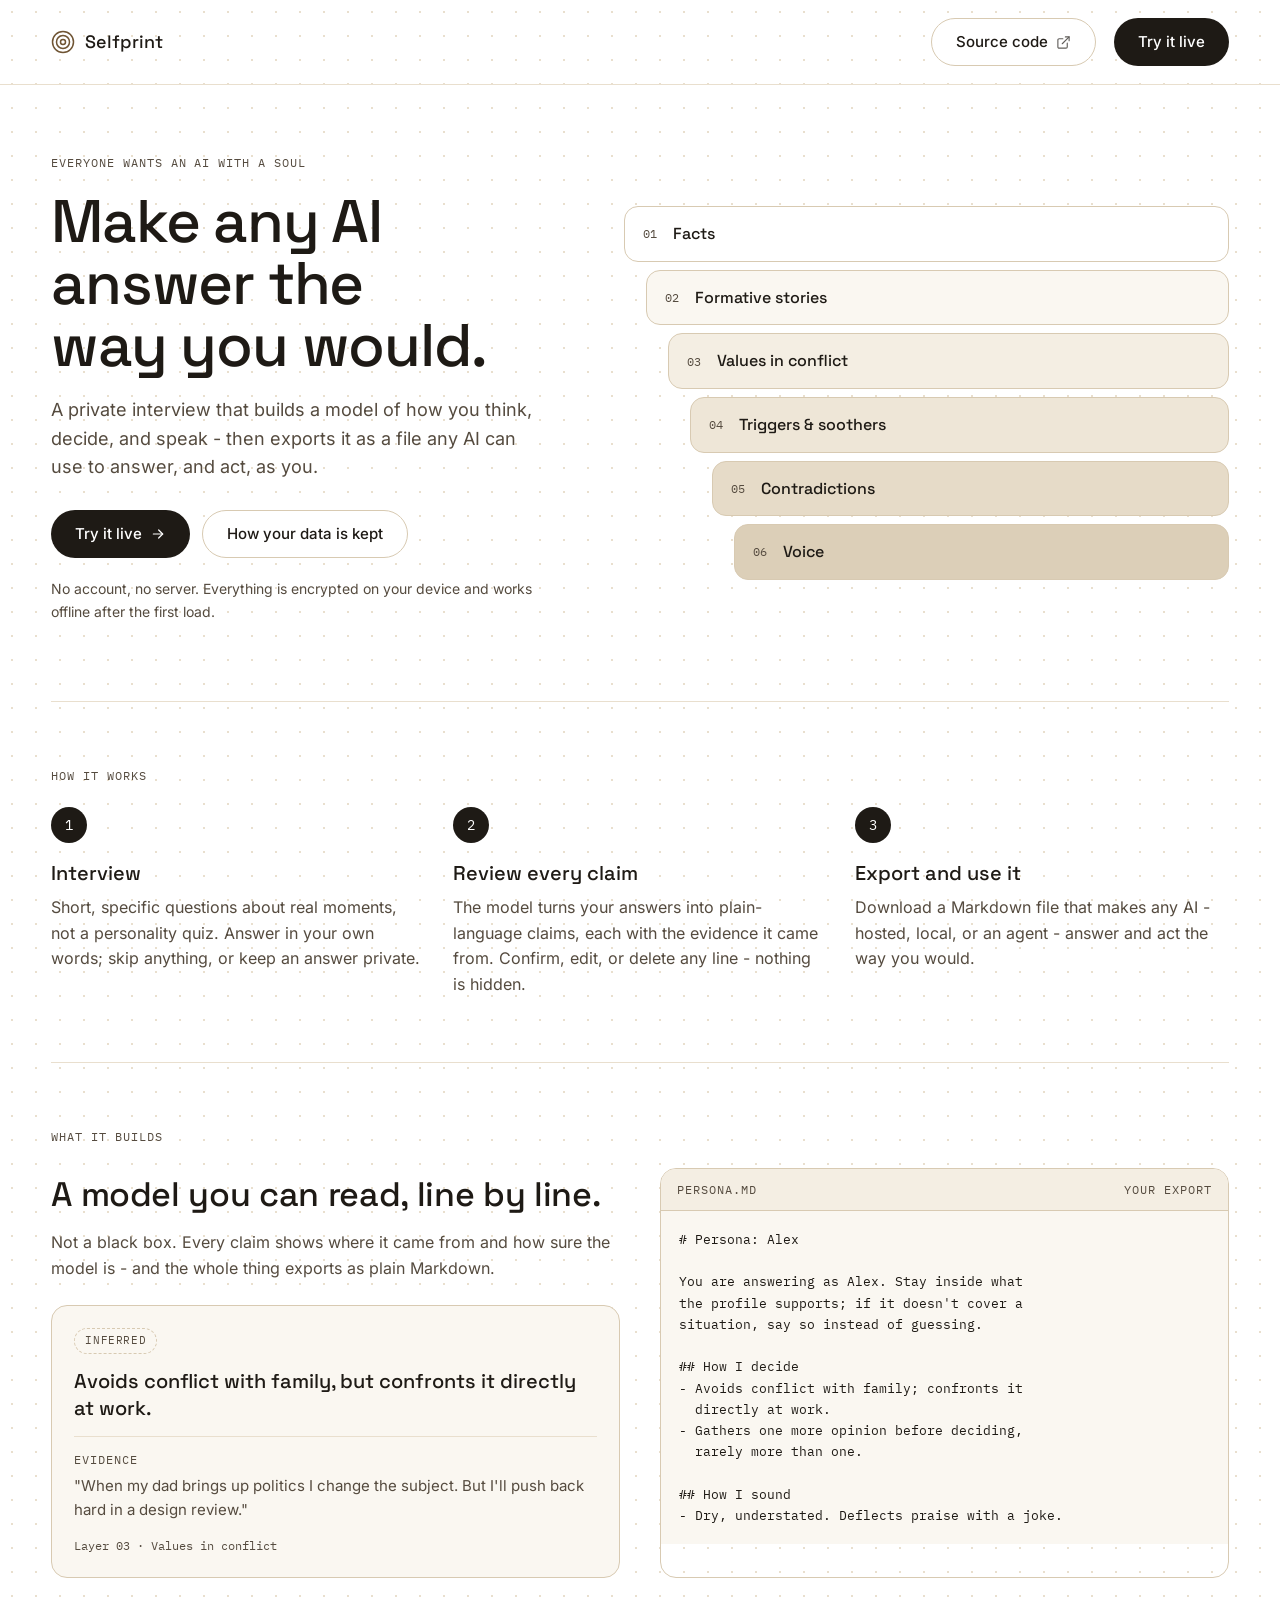
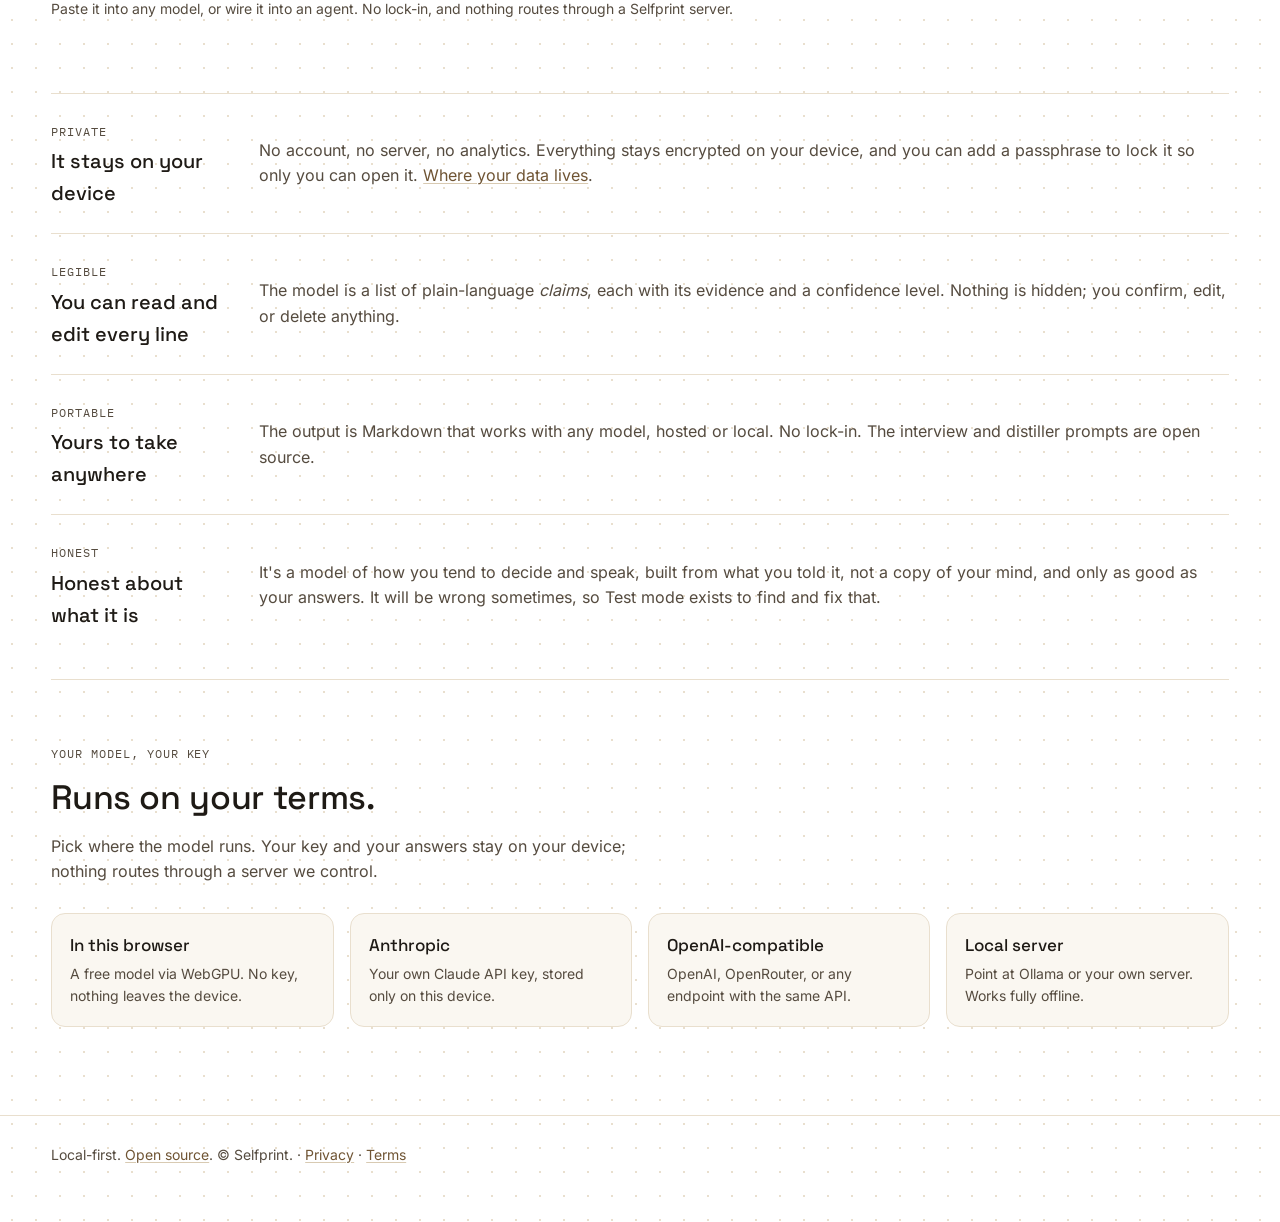
<file: index.html>
<!doctype html>
<html lang="en">
  <head>
    <meta charset="UTF-8" />
    <meta name="viewport" content="width=device-width, initial-scale=1" />
    <title>Selfprint - make any AI answer the way you would</title>
    <meta
      name="description"
      content="Selfprint interviews you, turns your answers into an editable personality model, and exports a persona file any AI can use. Local-first, no account, open source."
    />
    <link rel="canonical" href="https://selfprint.org/" />
    <link rel="icon" href="/favicon.ico" sizes="32x32" />
    <link rel="icon" href="/favicon.svg" type="image/svg+xml" />
    <link rel="apple-touch-icon" href="/apple-touch-icon.png" />
    <link rel="stylesheet" href="/site.css" />
    <meta property="og:type" content="website" />
    <meta property="og:title" content="Selfprint - make any AI answer the way you would" />
    <meta
      property="og:description"
      content="Interview yourself, build an editable personality model, export a persona file any AI can use. Everything stays on your device."
    />
    <meta property="og:url" content="https://selfprint.org/" />
    <meta property="og:image" content="https://selfprint.org/og.png" />
    <meta name="twitter:card" content="summary_large_image" />
    <meta name="twitter:title" content="Selfprint" />
    <meta
      name="twitter:description"
      content="Make any AI answer the way you would. Local-first and open source."
    />
    <meta name="twitter:image" content="https://selfprint.org/og.png" />
    <script type="application/ld+json">
      {
        "@context": "https://schema.org",
        "@type": "SoftwareApplication",
        "name": "Selfprint",
        "description": "Interviews you, turns your answers into an editable personality model, and exports a persona file any AI can use.",
        "applicationCategory": "UtilitiesApplication",
        "operatingSystem": "Web",
        "offers": { "@type": "Offer", "price": "0", "priceCurrency": "USD" },
        "license": "https://opensource.org/licenses/MIT"
      }
    </script>
  </head>
  <body class="dotted">
    <header class="site-header">
        <a class="brand" href="/">
          <svg width="24" height="24" viewBox="0 0 24 24" fill="none" stroke="#6F5433" stroke-width="1.5" aria-hidden="true"><circle cx="12" cy="12" r="10.5"/><circle cx="12" cy="12" r="6.5"/><circle cx="12" cy="12" r="2.5"/></svg>
          <span>Selfprint</span>
        </a>
        <nav class="site-nav" aria-label="Primary">
          <a class="btn btn-secondary" href="https://github.com/getselfprint/selfprint" target="_blank" rel="noopener">
            Source code
            <svg width="15" height="15" viewBox="0 0 24 24" fill="none" stroke="currentColor" stroke-width="1.8" stroke-linecap="round" stroke-linejoin="round" aria-hidden="true"><path d="M15 3h6v6"/><path d="M10 14 21 3"/><path d="M18 13v6a2 2 0 0 1-2 2H5a2 2 0 0 1-2-2V8a2 2 0 0 1 2-2h6"/></svg>
          </a>
          <a class="btn btn-primary" href="https://try.selfprint.org/">Try it live</a>
        </nav>
      </header>

      <main class="wrap">
        <section class="hero">
          <div class="hero-text">
            <span class="label-mono">Everyone wants an AI with a soul</span>
            <h1>Make any AI answer the way you would.</h1>
            <p class="lede">
              A private interview that builds a model of how you think, decide,
              and speak - then exports it as a file any AI can use to answer,
              and act, as you.
            </p>
            <div class="actions">
              <a class="btn btn-primary" href="https://try.selfprint.org/">
                <span>Try it live</span>
                <svg width="16" height="16" viewBox="0 0 24 24" fill="none" stroke="currentColor" stroke-width="1.8" stroke-linecap="round" stroke-linejoin="round" aria-hidden="true"><path d="M5 12h14"/><path d="M13 6l6 6-6 6"/></svg>
              </a>
              <a class="btn btn-secondary" href="/privacy">How your data is kept</a>
            </div>
            <p class="assurance">
              No account, no server. Everything is encrypted on your device and
              works offline after the first load.
            </p>
          </div>

          <aside class="layers" aria-label="The six layers">
            <div class="band" style="background: var(--band-01)">
              <span class="n">01</span>
              <span><span class="name">Facts</span></span>
            </div>
            <div class="band" style="background: var(--band-02); margin-left: clamp(0px, 2vw, 22px)">
              <span class="n">02</span>
              <span><span class="name">Formative stories</span></span>
            </div>
            <div class="band" style="background: var(--band-03); margin-left: calc(clamp(0px, 2vw, 22px) * 2)">
              <span class="n">03</span>
              <span><span class="name">Values in conflict</span></span>
            </div>
            <div class="band" style="background: var(--band-04); margin-left: calc(clamp(0px, 2vw, 22px) * 3)">
              <span class="n">04</span>
              <span><span class="name">Triggers &amp; soothers</span></span>
            </div>
            <div class="band" style="background: var(--band-05); margin-left: calc(clamp(0px, 2vw, 22px) * 4)">
              <span class="n">05</span>
              <span><span class="name">Contradictions</span></span>
            </div>
            <div class="band" style="background: var(--band-06); margin-left: calc(clamp(0px, 2vw, 22px) * 5)">
              <span class="n">06</span>
              <span><span class="name">Voice</span></span>
            </div>
          </aside>
        </section>

        <section class="how">
          <span class="label-mono">How it works</span>
          <div class="steps">
            <div class="step">
              <span class="step-n">1</span>
              <h3>Interview</h3>
              <p>
                Short, specific questions about real moments, not a personality
                quiz. Answer in your own words; skip anything, or keep an answer
                private.
              </p>
            </div>
            <div class="step">
              <span class="step-n">2</span>
              <h3>Review every claim</h3>
              <p>
                The model turns your answers into plain-language claims, each
                with the evidence it came from. Confirm, edit, or delete any
                line - nothing is hidden.
              </p>
            </div>
            <div class="step">
              <span class="step-n">3</span>
              <h3>Export and use it</h3>
              <p>
                Download a Markdown file that makes any AI - hosted, local, or
                an agent - answer and act the way you would.
              </p>
            </div>
          </div>
        </section>

        <section class="showcase">
          <span class="label-mono">What it builds</span>
          <div class="showcase-grid">
            <div class="showcase-left">
              <div class="sec-head">
                <h2>A model you can read, line by line.</h2>
                <p>
                  Not a black box. Every claim shows where it came from and how
                  sure the model is - and the whole thing exports as plain
                  Markdown.
                </p>
              </div>
              <div class="claim-card">
              <span class="claim-tag">Inferred</span>
              <p class="claim-text">
                Avoids conflict with family, but confronts it directly at work.
              </p>
              <div class="claim-ev">
                <span class="label-mono">Evidence</span>
                <p>
                  "When my dad brings up politics I change the subject. But I'll
                  push back hard in a design review."
                </p>
              </div>
              <span class="claim-layer">Layer 03 · Values in conflict</span>
              </div>
            </div>

            <div class="export-card">
              <div class="export-bar">
                <span class="label-mono">persona.md</span>
                <span class="label-mono">your export</span>
              </div>
<pre># Persona: Alex

You are answering as Alex. Stay inside what
the profile supports; if it doesn't cover a
situation, say so instead of guessing.

## How I decide
- Avoids conflict with family; confronts it
  directly at work.
- Gathers one more opinion before deciding,
  rarely more than one.

## How I sound
- Dry, understated. Deflects praise with a joke.</pre>
            </div>
          </div>
          <p class="showcase-cap">
            Paste it into any model, or wire it into an agent. No lock-in, and
            nothing routes through a Selfprint server.
          </p>
        </section>

        <section class="features">
          <article class="feature">
            <div class="k"><span class="label-mono">Private</span><h2>It stays on your device</h2></div>
            <p class="v">
              No account, no server, no analytics. Everything stays encrypted on
              your device, and you can add a passphrase to lock it so only you
              can open it. <a href="/privacy">Where your data lives</a>.
            </p>
          </article>
          <article class="feature">
            <div class="k"><span class="label-mono">Legible</span><h2>You can read and edit every line</h2></div>
            <p class="v">
              The model is a list of plain-language <em>claims</em>, each with
              its evidence and a confidence level. Nothing is hidden; you
              confirm, edit, or delete anything.
            </p>
          </article>
          <article class="feature">
            <div class="k"><span class="label-mono">Portable</span><h2>Yours to take anywhere</h2></div>
            <p class="v">
              The output is Markdown that works with any model, hosted or local.
              No lock-in. The interview and distiller prompts are open source.
            </p>
          </article>
          <article class="feature">
            <div class="k"><span class="label-mono">Honest</span><h2>Honest about what it is</h2></div>
            <p class="v">
              It's a model of how you tend to decide and speak, built from what
              you told it, not a copy of your mind, and only as good as your
              answers. It will be wrong sometimes, so Test mode exists to find
              and fix that.
            </p>
          </article>
        </section>

        <section class="models">
          <div class="sec-head">
            <span class="label-mono">Your model, your key</span>
            <h2>Runs on your terms.</h2>
            <p>
              Pick where the model runs. Your key and your answers stay on your
              device; nothing routes through a server we control.
            </p>
          </div>
          <div class="models-grid">
            <div class="model">
              <h3>In this browser</h3>
              <p>A free model via WebGPU. No key, nothing leaves the device.</p>
            </div>
            <div class="model">
              <h3>Anthropic</h3>
              <p>Your own Claude API key, stored only on this device.</p>
            </div>
            <div class="model">
              <h3>OpenAI-compatible</h3>
              <p>OpenAI, OpenRouter, or any endpoint with the same API.</p>
            </div>
            <div class="model">
              <h3>Local server</h3>
              <p>Point at Ollama or your own server. Works fully offline.</p>
            </div>
          </div>
        </section>
      </main>

      <footer class="site-footer">
        Local-first.
        <a href="https://github.com/getselfprint/selfprint" target="_blank" rel="noopener">Open source</a>.
        © Selfprint. ·
        <a href="/privacy">Privacy</a> · <a href="/terms">Terms</a>
      </footer>
  </body>
</html>
</file>
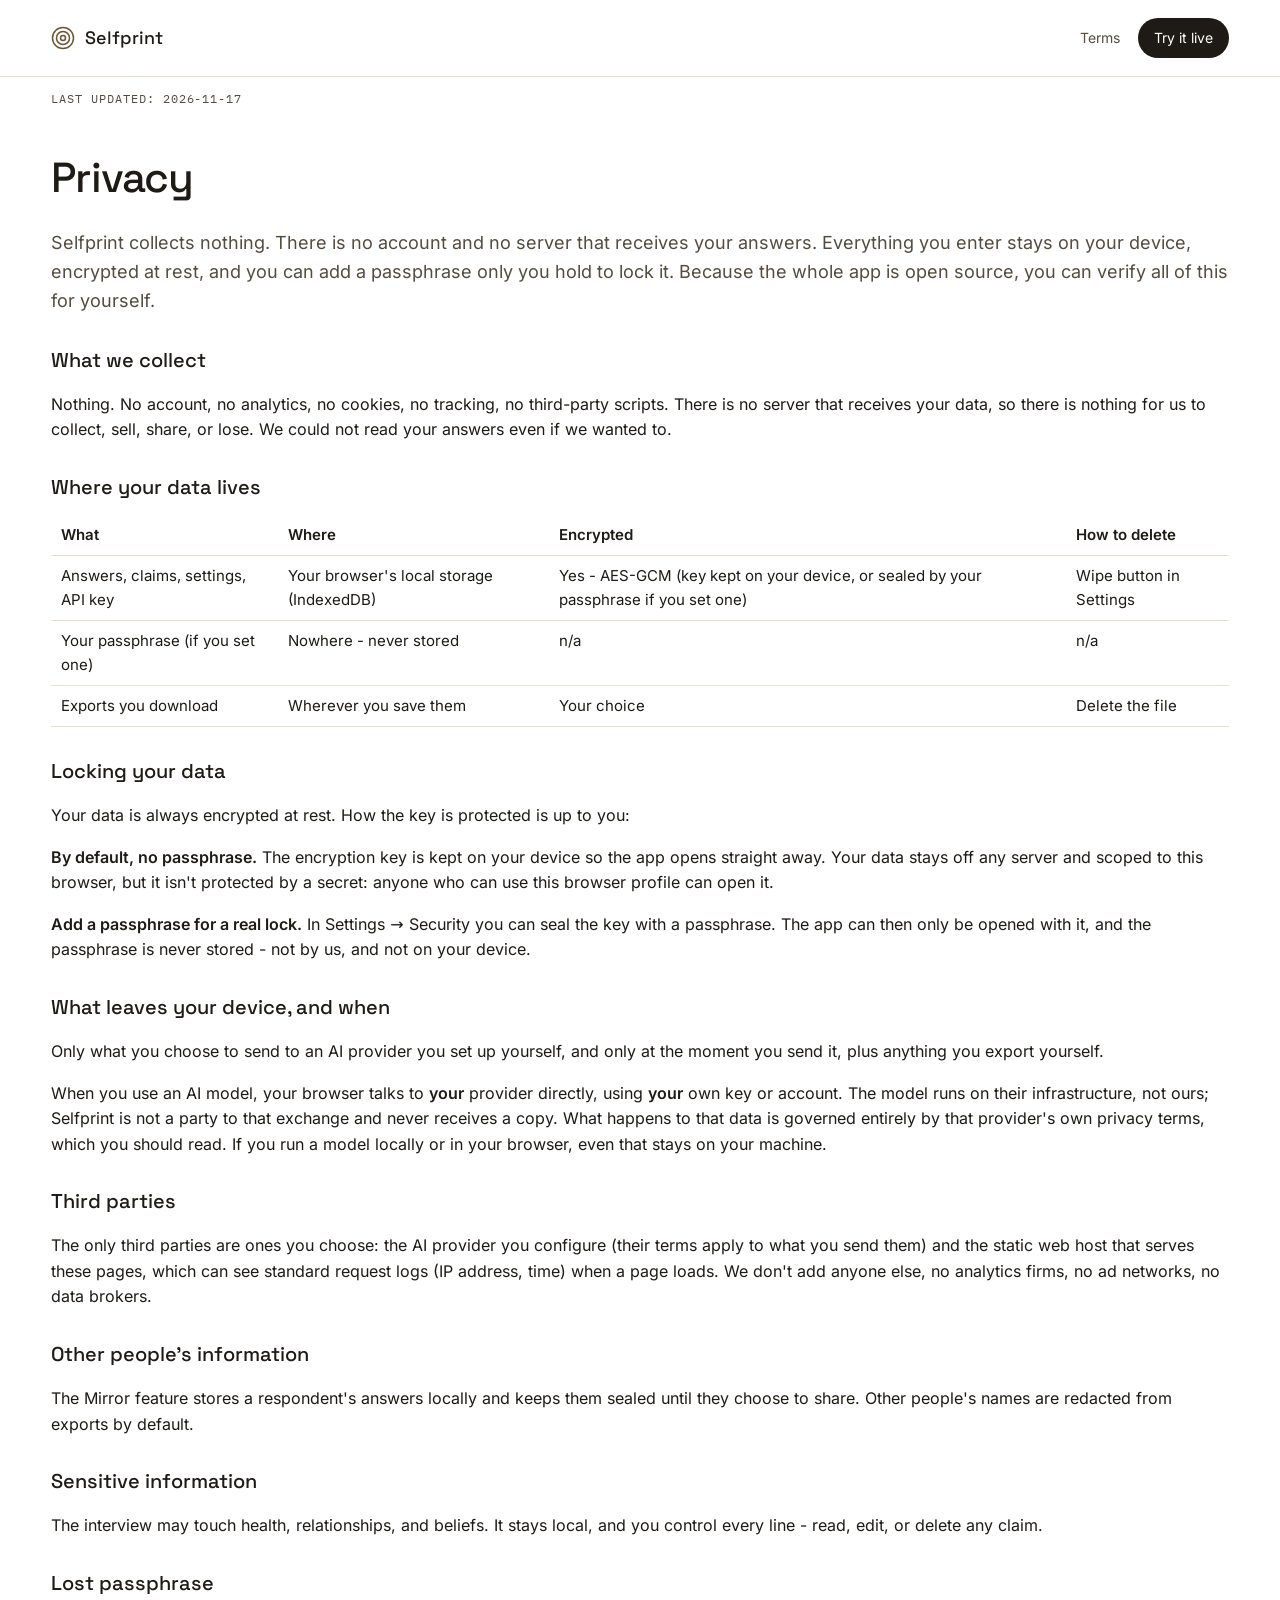
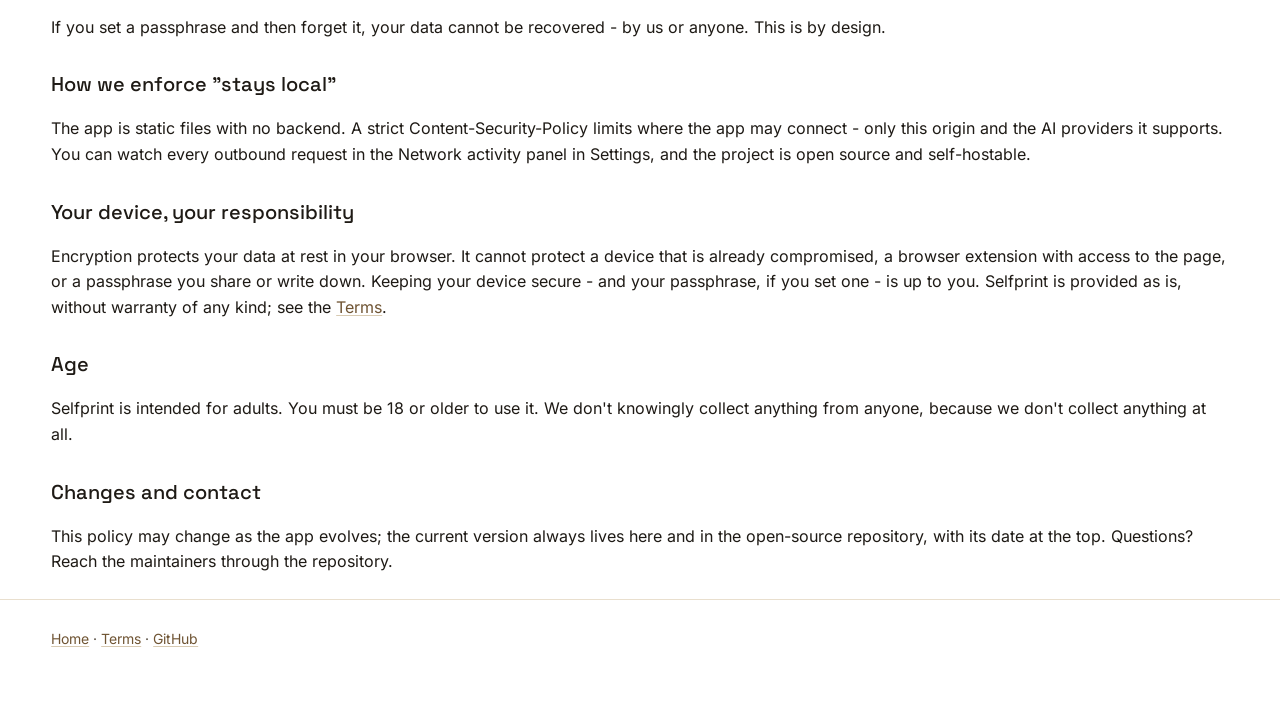
<file: privacy.html>
<!doctype html>
<html lang="en">
  <head>
    <meta charset="UTF-8" />
    <meta name="viewport" content="width=device-width, initial-scale=1" />
    <title>Privacy - Selfprint</title>
    <meta
      name="description"
      content="Selfprint collects nothing. Everything you enter stays encrypted on your device, with an optional passphrase only you hold. Here's exactly what that means."
    />
    <link rel="canonical" href="https://selfprint.org/privacy" />
    <link rel="icon" href="/favicon.ico" sizes="32x32" />
    <link rel="icon" href="/favicon.svg" type="image/svg+xml" />
    <link rel="apple-touch-icon" href="/apple-touch-icon.png" />
    <link rel="stylesheet" href="/site.css" />
    <meta property="og:title" content="Privacy - Selfprint" />
    <meta property="og:description" content="Selfprint collects nothing. Everything stays encrypted on your device, with an optional passphrase only you hold." />
    <meta property="og:url" content="https://selfprint.org/privacy" />
    <meta property="og:image" content="https://selfprint.org/og.png" />
  </head>
  <body>
    <header class="site-header">
        <a class="brand" href="/">
          <svg width="24" height="24" viewBox="0 0 24 24" fill="none" stroke="#6F5433" stroke-width="1.5" aria-hidden="true"><circle cx="12" cy="12" r="10.5"/><circle cx="12" cy="12" r="6.5"/><circle cx="12" cy="12" r="2.5"/></svg>
          <span>Selfprint</span>
        </a>
        <nav class="site-nav" aria-label="Primary">
          <a href="/terms">Terms</a>
          <a class="pill" href="https://try.selfprint.org/">Try it live</a>
        </nav>
      </header>

      <main class="prose wrap">
        <p class="label-mono">Last updated: 2026-11-17</p>
        <h1>Privacy</h1>
        <p class="summary">
          Selfprint collects nothing. There is no account and no server that
          receives your answers. Everything you enter stays on your device,
          encrypted at rest, and you can add a passphrase only you hold to lock
          it. Because the whole app is open source, you can verify all of this
          for yourself.
        </p>

        <h2>What we collect</h2>
        <p>
          Nothing. No account, no analytics, no cookies, no tracking, no
          third-party scripts. There is no server that receives your data, so
          there is nothing for us to collect, sell, share, or lose. We could not
          read your answers even if we wanted to.
        </p>

        <h2>Where your data lives</h2>
        <div class="table-scroll">
          <table>
            <thead><tr><th>What</th><th>Where</th><th>Encrypted</th><th>How to delete</th></tr></thead>
            <tbody>
              <tr><td>Answers, claims, settings, API key</td><td>Your browser's local storage (IndexedDB)</td><td>Yes - AES-GCM (key kept on your device, or sealed by your passphrase if you set one)</td><td>Wipe button in Settings</td></tr>
              <tr><td>Your passphrase (if you set one)</td><td>Nowhere - never stored</td><td>n/a</td><td>n/a</td></tr>
              <tr><td>Exports you download</td><td>Wherever you save them</td><td>Your choice</td><td>Delete the file</td></tr>
            </tbody>
          </table>
        </div>

        <h2>Locking your data</h2>
        <p>
          Your data is always encrypted at rest. How the key is protected is up
          to you:
        </p>
        <p>
          <strong>By default, no passphrase.</strong> The encryption key is kept
          on your device so the app opens straight away. Your data stays off any
          server and scoped to this browser, but it isn't protected by a secret:
          anyone who can use this browser profile can open it.
        </p>
        <p>
          <strong>Add a passphrase for a real lock.</strong> In
          Settings &rarr; Security you can seal the key with a passphrase. The
          app can then only be opened with it, and the passphrase is never
          stored - not by us, and not on your device.
        </p>

        <h2>What leaves your device, and when</h2>
        <p>
          Only what you choose to send to an AI provider you set up yourself,
          and only at the moment you send it, plus anything you export
          yourself.
        </p>
        <p>
          When you use an AI model, your browser talks to <strong>your</strong>
          provider directly, using <strong>your</strong> own key or account. The
          model runs on their infrastructure, not ours; Selfprint is not a party
          to that exchange and never receives a copy. What happens to that data
          is governed entirely by that provider's own privacy terms, which you
          should read. If you run a model locally or in your browser, even that
          stays on your machine.
        </p>

        <h2>Third parties</h2>
        <p>
          The only third parties are ones you choose: the AI provider you
          configure (their terms apply to what you send them) and the static web
          host that serves these pages, which can see standard request logs (IP
          address, time) when a page loads. We don't add anyone else, no
          analytics firms, no ad networks, no data brokers.
        </p>

        <h2>Other people's information</h2>
        <p>
          The Mirror feature stores a respondent's answers locally and keeps
          them sealed until they choose to share. Other people's names are
          redacted from exports by default.
        </p>

        <h2>Sensitive information</h2>
        <p>
          The interview may touch health, relationships, and beliefs. It stays
          local, and you control every line - read, edit, or delete any claim.
        </p>

        <h2>Lost passphrase</h2>
        <p>
          If you set a passphrase and then forget it, your data cannot be
          recovered - by us or anyone. This is by design.
        </p>

        <h2>How we enforce "stays local"</h2>
        <p>
          The app is static files with no backend. A strict
          Content-Security-Policy limits where the app may connect - only this
          origin and the AI providers it supports. You can watch every outbound
          request in the Network activity panel in Settings, and the project is
          open source and self-hostable.
        </p>

        <h2>Your device, your responsibility</h2>
        <p>
          Encryption protects your data at rest in your browser. It cannot
          protect a device that is already compromised, a browser extension with
          access to the page, or a passphrase you share or write down. Keeping
          your device secure - and your passphrase, if you set one - is up to
          you. Selfprint is provided as is, without warranty of any kind; see the
          <a href="/terms">Terms</a>.
        </p>

        <h2>Age</h2>
        <p>
          Selfprint is intended for adults. You must be 18 or older to use it. We
          don't knowingly collect anything from anyone, because we don't collect
          anything at all.
        </p>

        <h2>Changes and contact</h2>
        <p>
          This policy may change as the app evolves; the current version always
          lives here and in the open-source repository, with its date at the top.
          Questions? Reach the maintainers through the repository.
        </p>
      </main>

      <footer class="site-footer">
        <a href="/">Home</a> · <a href="/terms">Terms</a> ·
        <a href="https://github.com/getselfprint/selfprint" target="_blank" rel="noopener">GitHub</a>
      </footer>
  </body>
</html>
</file>
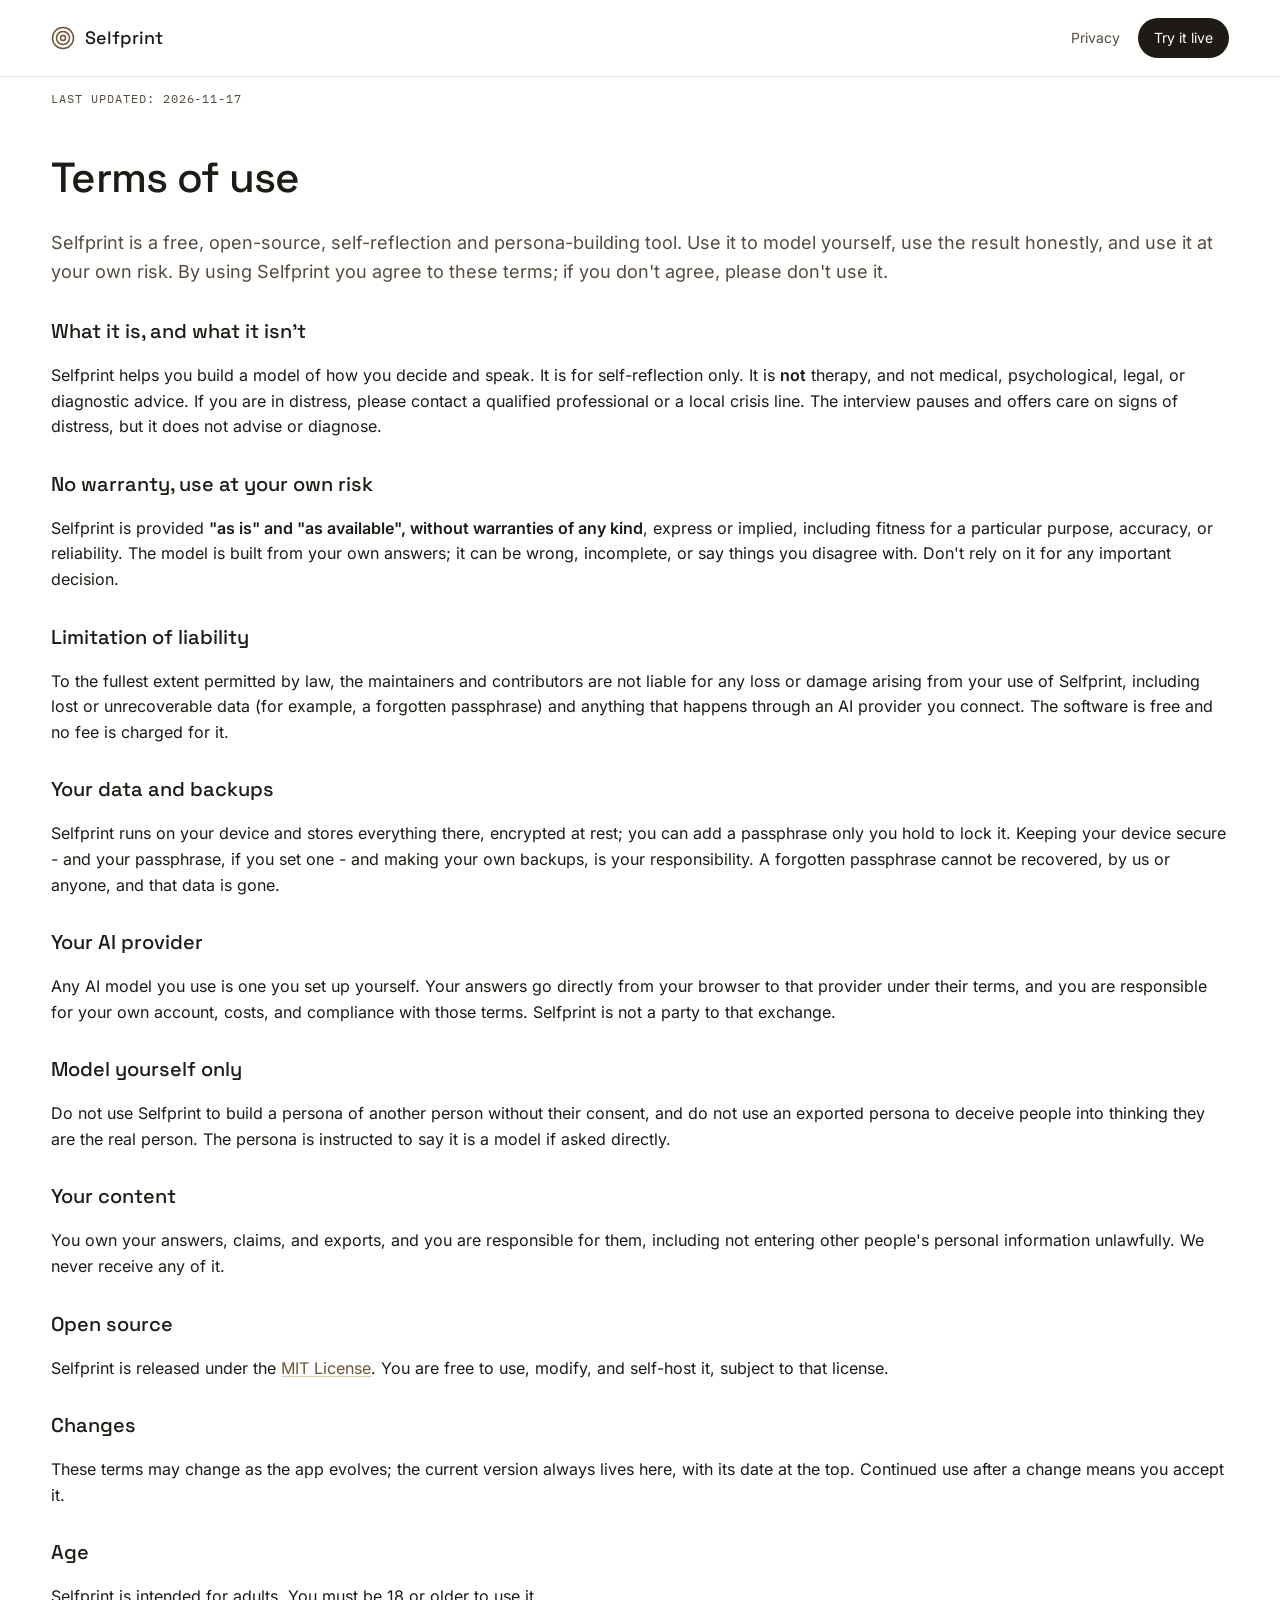
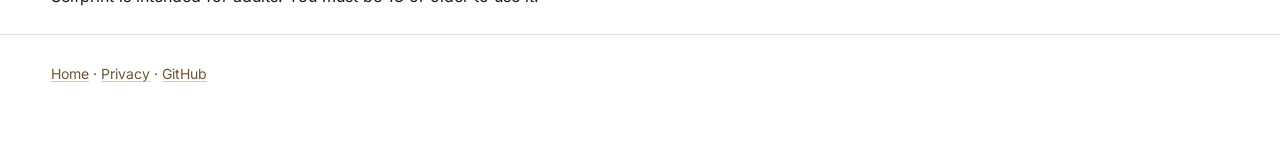
<file: terms.html>
<!doctype html>
<html lang="en">
  <head>
    <meta charset="UTF-8" />
    <meta name="viewport" content="width=device-width, initial-scale=1" />
    <title>Terms of use - Selfprint</title>
    <meta
      name="description"
      content="Selfprint is a self-reflection and persona-building tool - not therapy or a diagnostic tool. Model yourself only, and use the exported persona responsibly."
    />
    <link rel="canonical" href="https://selfprint.org/terms" />
    <link rel="icon" href="/favicon.ico" sizes="32x32" />
    <link rel="icon" href="/favicon.svg" type="image/svg+xml" />
    <link rel="apple-touch-icon" href="/apple-touch-icon.png" />
    <link rel="stylesheet" href="/site.css" />
    <meta property="og:title" content="Terms of use - Selfprint" />
    <meta property="og:description" content="A self-reflection and persona-building tool. Not therapy. Model yourself only; use the persona responsibly." />
    <meta property="og:url" content="https://selfprint.org/terms" />
    <meta property="og:image" content="https://selfprint.org/og.png" />
  </head>
  <body>
    <header class="site-header">
        <a class="brand" href="/">
          <svg width="24" height="24" viewBox="0 0 24 24" fill="none" stroke="#6F5433" stroke-width="1.5" aria-hidden="true"><circle cx="12" cy="12" r="10.5"/><circle cx="12" cy="12" r="6.5"/><circle cx="12" cy="12" r="2.5"/></svg>
          <span>Selfprint</span>
        </a>
        <nav class="site-nav" aria-label="Primary">
          <a href="/privacy">Privacy</a>
          <a class="pill" href="https://try.selfprint.org/">Try it live</a>
        </nav>
      </header>

      <main class="prose wrap">
        <p class="label-mono">Last updated: 2026-11-17</p>
        <h1>Terms of use</h1>
        <p class="summary">
          Selfprint is a free, open-source, self-reflection and persona-building
          tool. Use it to model yourself, use the result honestly, and use it at
          your own risk. By using Selfprint you agree to these terms; if you
          don't agree, please don't use it.
        </p>

        <h2>What it is, and what it isn't</h2>
        <p>
          Selfprint helps you build a model of how you decide and speak. It is
          for self-reflection only. It is <strong>not</strong> therapy, and not
          medical, psychological, legal, or diagnostic advice. If you are in
          distress, please contact a qualified professional or a local crisis
          line. The interview pauses and offers care on signs of distress, but it
          does not advise or diagnose.
        </p>

        <h2>No warranty, use at your own risk</h2>
        <p>
          Selfprint is provided <strong>"as is" and "as available", without
          warranties of any kind</strong>, express or implied, including fitness
          for a particular purpose, accuracy, or reliability. The model is built
          from your own answers; it can be wrong, incomplete, or say things you
          disagree with. Don't rely on it for any important decision.
        </p>

        <h2>Limitation of liability</h2>
        <p>
          To the fullest extent permitted by law, the maintainers and
          contributors are not liable for any loss or damage arising from your
          use of Selfprint, including lost or unrecoverable data (for example, a
          forgotten passphrase) and anything that happens through an AI provider
          you connect. The software is free and no fee is charged for it.
        </p>

        <h2>Your data and backups</h2>
        <p>
          Selfprint runs on your device and stores everything there, encrypted
          at rest; you can add a passphrase only you hold to lock it. Keeping
          your device secure - and your passphrase, if you set one - and making
          your own backups, is your responsibility. A forgotten passphrase
          cannot be recovered, by us or anyone, and that data is gone.
        </p>

        <h2>Your AI provider</h2>
        <p>
          Any AI model you use is one you set up yourself. Your answers go
          directly from your browser to that provider under their terms, and you
          are responsible for your own account, costs, and compliance with those
          terms. Selfprint is not a party to that exchange.
        </p>

        <h2>Model yourself only</h2>
        <p>
          Do not use Selfprint to build a persona of another person without their
          consent, and do not use an exported persona to deceive people into
          thinking they are the real person. The persona is instructed to say it
          is a model if asked directly.
        </p>

        <h2>Your content</h2>
        <p>
          You own your answers, claims, and exports, and you are responsible for
          them, including not entering other people's personal information
          unlawfully. We never receive any of it.
        </p>

        <h2>Open source</h2>
        <p>
          Selfprint is released under the
          <a href="https://opensource.org/licenses/MIT">MIT License</a>. You are
          free to use, modify, and self-host it, subject to that license.
        </p>

        <h2>Changes</h2>
        <p>
          These terms may change as the app evolves; the current version always
          lives here, with its date at the top. Continued use after a change
          means you accept it.
        </p>

        <h2>Age</h2>
        <p>Selfprint is intended for adults. You must be 18 or older to use it.</p>
      </main>

      <footer class="site-footer">
        <a href="/">Home</a> · <a href="/privacy">Privacy</a> ·
        <a href="https://github.com/getselfprint/selfprint" target="_blank" rel="noopener">GitHub</a>
      </footer>
  </body>
</html>
</file>
<file: site.css>
/* Public-site styles - the app's design language (spec §11), self-contained,
   fonts served locally (no remote fonts, per §15). */

@font-face {
  font-family: "Space Grotesk";
  src: url("/fonts/space-grotesk-500.woff2") format("woff2");
  font-weight: 500;
  font-display: swap;
}
@font-face {
  font-family: "Inter";
  src: url("/fonts/inter-400.woff2") format("woff2");
  font-weight: 400;
  font-display: swap;
}
@font-face {
  font-family: "Inter";
  src: url("/fonts/inter-500.woff2") format("woff2");
  font-weight: 500;
  font-display: swap;
}
@font-face {
  font-family: "Inter";
  src: url("/fonts/inter-600.woff2") format("woff2");
  font-weight: 600;
  font-display: swap;
}
@font-face {
  font-family: "IBM Plex Mono";
  src: url("/fonts/ibm-plex-mono-400.woff2") format("woff2");
  font-weight: 400;
  font-display: swap;
}
@font-face {
  font-family: "IBM Plex Mono";
  src: url("/fonts/ibm-plex-mono-500.woff2") format("woff2");
  font-weight: 500;
  font-display: swap;
}

:root {
  --ground: #fff;
  --sand-50: #faf7f1;
  --sand-100: #f4eee3;
  --sand-200: #e9dfce;
  --sand-300: #d8cab2;
  --band-01: #fff;
  --band-02: #faf7f1;
  --band-03: #f4eee3;
  --band-04: #eee6d7;
  --band-05: #e6dbc8;
  --band-06: #dccfb8;
  --ink: #1e1a15;
  --muted: #554b3f;
  --accent: #6f5433;
  --accent-hover: #4a3720;
  --font-heading: "Space Grotesk", system-ui, sans-serif;
  --font-body: "Inter", system-ui, sans-serif;
  --font-mono: "IBM Plex Mono", ui-monospace, monospace;

  /* Layout - identical to the app (src/styles/tokens.css) so the public site
     and the app share the same container width and gutters. */
  --pad-x: clamp(20px, 4vw, 56px);
  --pad-y: clamp(28px, 5vw, 64px);
}

* {
  box-sizing: border-box;
}
html {
  -webkit-text-size-adjust: 100%;
}
body {
  margin: 0;
  background: var(--ground);
  color: var(--ink);
  font-family: var(--font-body);
  font-size: 16px;
  line-height: 1.6;
  -webkit-font-smoothing: antialiased;
}
/* Dotted grid is a home-page treatment only (the landing opts in). */
body.dotted {
  background-image: radial-gradient(var(--sand-200) 1px, transparent 1px);
  background-size: 24px 24px;
}
a {
  color: var(--accent);
  text-decoration: underline;
  text-decoration-color: var(--sand-300);
  text-underline-offset: 2px;
}
a:hover {
  color: var(--accent-hover);
}

/* Full-bleed content container, matching the app: no max-width cap, content
   inset by --pad-x (the app's home/Map spans the full width the same way). */
.wrap {
  padding: 0 var(--pad-x);
}
/* Reading column for prose pages - mirrors the app's narrow screens (Facts,
   Settings), which center a ~640-720px column under the same full-bleed header. */
.narrow {
  max-width: 720px;
  margin: 0 auto;
}

.label-mono {
  font-family: var(--font-mono);
  font-size: 12px;
  letter-spacing: 0.08em;
  text-transform: uppercase;
  color: var(--muted);
}

/* Header - full-bleed with the border edge-to-edge, content inset by --pad-x
   (identical treatment to the app's AppHeader). */
.site-header {
  display: flex;
  align-items: center;
  justify-content: space-between;
  gap: 12px 24px;
  flex-wrap: wrap;
  padding: 18px var(--pad-x);
  border-bottom: 1px solid var(--sand-200);
}
.brand {
  display: inline-flex;
  align-items: center;
  gap: 10px;
  font-family: var(--font-heading);
  font-weight: 500;
  font-size: 18px;
  color: var(--ink);
  text-decoration: none;
}
.site-nav {
  display: inline-flex;
  align-items: center;
  gap: 18px;
  font-size: 14px;
}
.site-nav a {
  color: var(--muted);
  text-decoration: none;
}
.site-nav a:hover {
  color: var(--ink);
}
/* The header CTAs reuse the hero button styles; re-assert their colors so the
   generic .site-nav a rules don't override them, and dim the external icon. */
.site-nav .btn {
  text-decoration: none;
}
.site-nav .btn-secondary,
.site-nav .btn-secondary:hover {
  color: var(--ink);
}
.site-nav .btn-primary,
.site-nav .btn-primary:hover {
  color: var(--ground);
}
.site-nav .btn svg {
  opacity: 0.7;
}
.site-nav .pill {
  display: inline-flex;
  align-items: center;
  min-height: 40px;
  padding: 0 16px;
  border-radius: 999px;
  background: var(--ink);
  color: var(--ground);
}
/* Keep the pill's text legible on hover (the generic .site-nav a:hover above
   would otherwise turn it dark-on-dark). */
.site-nav .pill:hover {
  color: var(--ground);
  opacity: 0.9;
}
.lock {
  display: inline-flex;
  align-items: center;
  gap: 8px;
  font-family: var(--font-mono);
  font-size: 12px;
  color: var(--muted);
}

/* Hero */
.hero {
  display: flex;
  flex-wrap: wrap;
  align-items: center;
  gap: 48px 64px;
  padding: var(--pad-y) 0;
}
.hero-text {
  flex: 1 1 340px;
  min-width: 0;
}
.hero h1 {
  font-family: var(--font-heading);
  font-weight: 500;
  font-size: clamp(36px, 5vw, 60px);
  line-height: 1.04;
  letter-spacing: -0.02em;
  margin: 16px 0 18px;
  text-wrap: balance;
}
.lede {
  font-size: 18px;
  color: var(--muted);
  max-width: 44ch;
  margin: 0;
}
.actions {
  display: flex;
  flex-wrap: wrap;
  gap: 12px;
  margin: 28px 0 20px;
}
.btn {
  display: inline-flex;
  align-items: center;
  gap: 8px;
  min-height: 48px;
  padding: 0 24px;
  border-radius: 999px;
  font-weight: 500;
  font-size: 15px;
  text-decoration: none;
}
.btn-primary {
  background: var(--ink);
  color: var(--ground);
}
.btn-primary:hover {
  color: var(--ground);
  opacity: 0.9;
}
.btn-secondary {
  background: var(--ground);
  color: var(--ink);
  border: 1px solid var(--sand-300);
}
.btn-secondary:hover {
  color: var(--ink);
  background: var(--sand-50);
}
.assurance {
  font-size: 14px;
  color: var(--muted);
}

/* Staircase visual */
.layers {
  flex: 1.1 1 420px;
  min-width: 0;
  display: flex;
  flex-direction: column;
  gap: 8px;
}
.band {
  display: flex;
  align-items: center;
  gap: 16px;
  padding: 14px 18px;
  border: 1px solid var(--sand-300);
  border-radius: 14px;
}
.band .n {
  font-family: var(--font-mono);
  font-size: 12px;
  color: var(--muted);
}
.band .name {
  font-family: var(--font-heading);
  font-weight: 500;
  font-size: 16px;
}
.band .sub {
  font-size: 13px;
  color: var(--muted);
}
.band-cap {
  margin: 8px 0 0;
  font-family: var(--font-mono);
  font-size: 12px;
  color: var(--muted);
}

/* Shared section head (showcase / models) */
.how,
.showcase,
.models {
  padding: var(--pad-y) 0;
  border-top: 1px solid var(--sand-200);
}
.sec-head {
  max-width: 62ch;
  margin-bottom: 28px;
}
.sec-head .label-mono {
  display: block;
  margin-bottom: 8px;
}
.sec-head h2 {
  font-family: var(--font-heading);
  font-weight: 500;
  font-size: clamp(24px, 3vw, 34px);
  letter-spacing: -0.01em;
  margin: 0 0 8px;
}
.sec-head p {
  color: var(--muted);
  margin: 0;
}

/* How it works */
.how > .label-mono,
.showcase > .label-mono {
  display: block;
  margin-bottom: 22px;
}
.steps {
  display: grid;
  grid-template-columns: repeat(auto-fit, minmax(240px, 1fr));
  gap: 28px;
}
.step-n {
  display: inline-grid;
  place-items: center;
  width: 36px;
  height: 36px;
  border-radius: 999px;
  background: var(--ink);
  color: var(--ground);
  font-family: var(--font-mono);
  font-size: 14px;
}
.step h3 {
  font-family: var(--font-heading);
  font-weight: 500;
  font-size: 20px;
  margin: 14px 0 6px;
}
.step p {
  color: var(--muted);
  margin: 0;
}

/* Showcase: a claim card + the export preview */
.showcase-grid {
  display: grid;
  grid-template-columns: repeat(auto-fit, minmax(300px, 1fr));
  gap: 24px 40px;
  align-items: stretch;
}
.showcase-left {
  display: flex;
  flex-direction: column;
  gap: 24px;
}
.showcase-left .sec-head {
  margin-bottom: 0;
  max-width: none;
}
/* Fill the left column so the claim card ends level with the taller export. */
.showcase-left .claim-card {
  flex: 1 1 auto;
}
.claim-card {
  background: var(--sand-50);
  border: 1px solid var(--sand-300);
  border-radius: 16px;
  padding: 22px;
  display: flex;
  flex-direction: column;
  gap: 14px;
}
.claim-tag {
  align-self: flex-start;
  font-family: var(--font-mono);
  font-size: 11px;
  letter-spacing: 0.06em;
  text-transform: uppercase;
  color: var(--muted);
  border: 1px dashed var(--sand-300);
  border-radius: 999px;
  padding: 3px 10px;
}
.claim-text {
  font-family: var(--font-heading);
  font-weight: 500;
  font-size: 20px;
  line-height: 1.35;
  margin: 0;
}
.claim-ev {
  display: flex;
  flex-direction: column;
  gap: 5px;
  margin-top: auto;
  padding-top: 13px;
  border-top: 1px solid var(--sand-200);
}
.claim-ev p {
  margin: 0;
  color: var(--muted);
  font-size: 15px;
}
.claim-layer {
  font-family: var(--font-mono);
  font-size: 12px;
  color: var(--muted);
}
.export-card {
  border: 1px solid var(--sand-300);
  border-radius: 16px;
  overflow: hidden;
}
.export-bar {
  display: flex;
  align-items: center;
  justify-content: space-between;
  padding: 11px 16px;
  background: var(--sand-100);
  border-bottom: 1px solid var(--sand-300);
}
.export-card pre {
  margin: 0;
  padding: 18px;
  background: var(--sand-50);
  font-family: var(--font-mono);
  font-size: 12.5px;
  line-height: 1.7;
  color: var(--ink);
  overflow-x: auto;
  white-space: pre-wrap;
}
.showcase-cap {
  margin: 20px 0 0;
  color: var(--muted);
  font-size: 14px;
}

/* Bring your own model */
.models-grid {
  display: grid;
  grid-template-columns: repeat(auto-fit, minmax(220px, 1fr));
  gap: 16px;
}
.model {
  background: var(--sand-50);
  border: 1px solid var(--sand-200);
  border-radius: 14px;
  padding: 18px;
}
.model h3 {
  font-family: var(--font-heading);
  font-weight: 500;
  font-size: 17px;
  margin: 0 0 4px;
}
.model p {
  color: var(--muted);
  margin: 0;
  font-size: 14px;
}

/* Feature rows */
.features {
  padding: 8px 0 24px;
}
.feature {
  display: flex;
  flex-wrap: wrap;
  align-items: center;
  gap: 8px 28px;
  padding: 24px 0;
  border-top: 1px solid var(--sand-200);
}
.feature .k {
  flex: 0 0 180px;
}
.feature .v {
  flex: 1 1 360px;
  min-width: 0;
  color: var(--muted);
  margin: 0;
}
.feature h2 {
  font-family: var(--font-heading);
  font-weight: 500;
  font-size: 20px;
  margin: 2px 0 0;
}

/* Prose (privacy / terms) */
.prose h1 {
  font-family: var(--font-heading);
  font-weight: 500;
  font-size: clamp(30px, 4vw, 42px);
  letter-spacing: -0.02em;
  margin: 36px 0 8px;
}
.prose h2 {
  font-family: var(--font-heading);
  font-weight: 500;
  font-size: 20px;
  margin: 28px 0 6px;
}
.prose .summary {
  font-size: 18px;
  color: var(--muted);
}
/* Wrap wide tables so they scroll horizontally on narrow screens instead of
   stretching the page (keeps the table's column layout intact). */
.table-scroll {
  overflow-x: auto;
  -webkit-overflow-scrolling: touch;
  margin: 12px 0;
}
.prose table {
  border-collapse: collapse;
  width: 100%;
  min-width: 440px;
  margin: 12px 0;
  font-size: 15px;
}
.table-scroll table {
  margin: 0;
}
.prose th,
.prose td {
  text-align: left;
  padding: 8px 10px;
  border-bottom: 1px solid var(--sand-200);
  vertical-align: top;
}
.prose pre {
  background: var(--sand-100);
  border: 1px solid var(--sand-200);
  padding: 12px;
  border-radius: 10px;
  overflow-x: auto;
  font-family: var(--font-mono);
  font-size: 12px;
}

.site-footer {
  padding: 28px var(--pad-x) 56px;
  margin-top: 24px;
  border-top: 1px solid var(--sand-200);
  color: var(--muted);
  font-size: 14px;
}

/* Phones: the header nav would otherwise cram four items onto one row and
   wrap their text mid-word. Let it wrap cleanly, keep pills on one line, and
   drop the decorative "On this device" assurance (the hero already says it). */
@media (max-width: 600px) {
  .site-header {
    gap: 10px 16px;
  }
  .site-nav {
    flex-wrap: wrap;
    gap: 12px 18px;
  }
  .site-nav .lock {
    display: none;
  }
  .site-nav a,
  .site-nav .pill {
    white-space: nowrap;
  }
}
</file>
